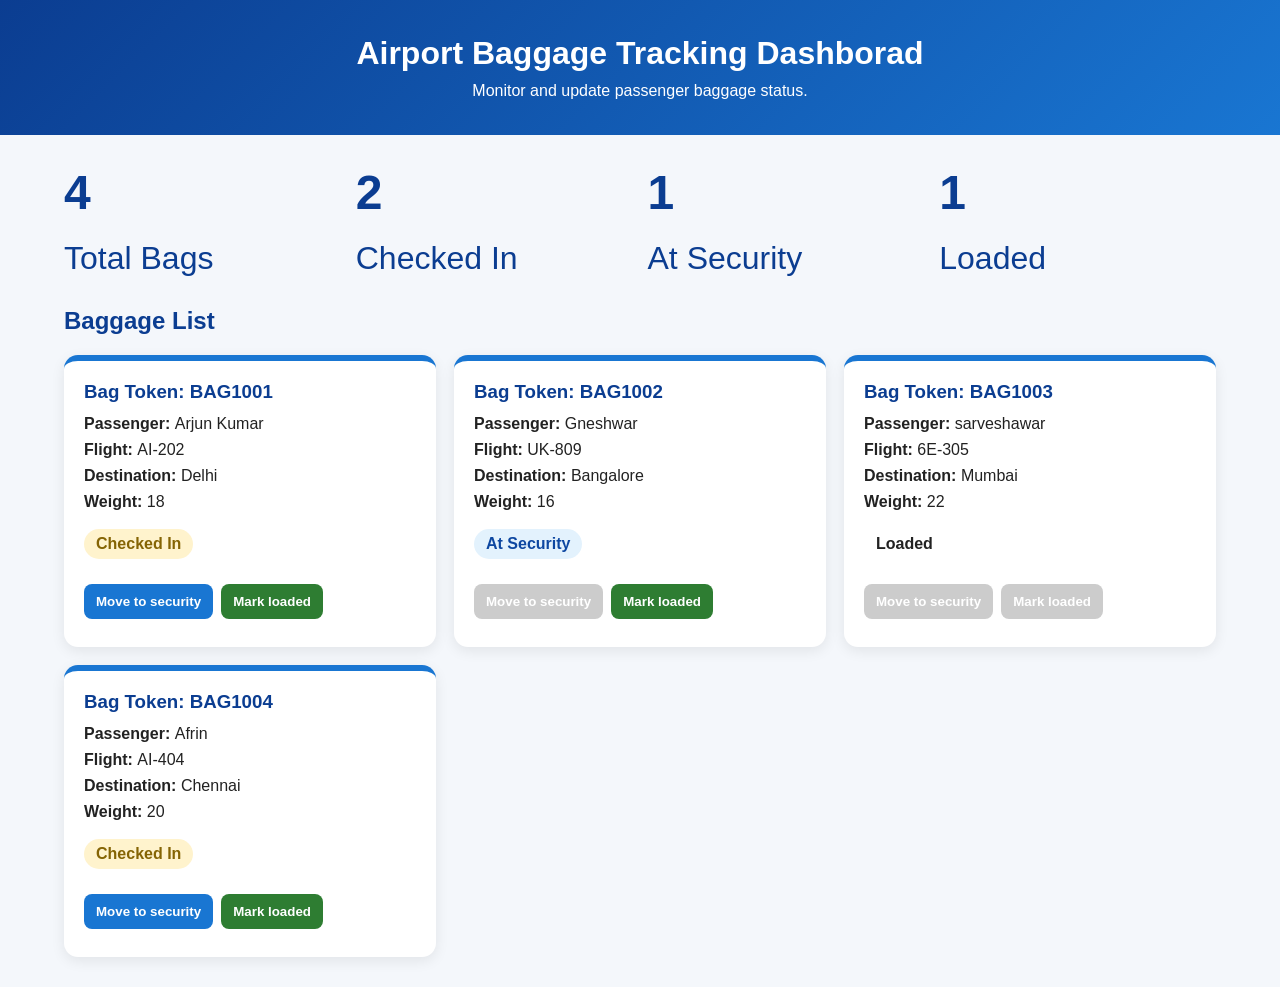
<file: Dynamic Element html Assigment/index.html>
<!doctype html>
<html lang="en">
  <head>
    <meta charset="UTF-8" />
    <meta name="viewport" content="width=device-width, initial-scale=1.0" />
    <title>Airport Baggage Tracking Dashborad</title>
    <link rel="stylesheet" href="style.css" />
  </head>
  <body>
    <header>
      <h1>Airport Baggage Tracking Dashborad</h1>
      <p>Monitor and update passenger baggage status.</p>
    </header>
    <main>
      <section class="dashboard-summary">
        <div>
          <h2 id="totalBags">0</h2>
          <p>Total Bags</p>
        </div>
        <div>
          <h2 id="checkedInCount">0</h2>
          <p>Checked In</p>
        </div>
        <div>
          <h2 id="securityCount">0</h2>
          <p>At Security</p>
        </div>
        <div>
          <h2 id="loadedCount">0</h2>
          <p>Loaded</p>
        </div>
      </section>

      <section>
        <h2>Baggage List</h2>
        <!--- javascript will create baggage card  inside the below div-->
        <div id="baggageContainer" class="baggage-container"></div>
      </section>
    </main>

    <script src="script.js"></script>
  </body>
</html>
</file>
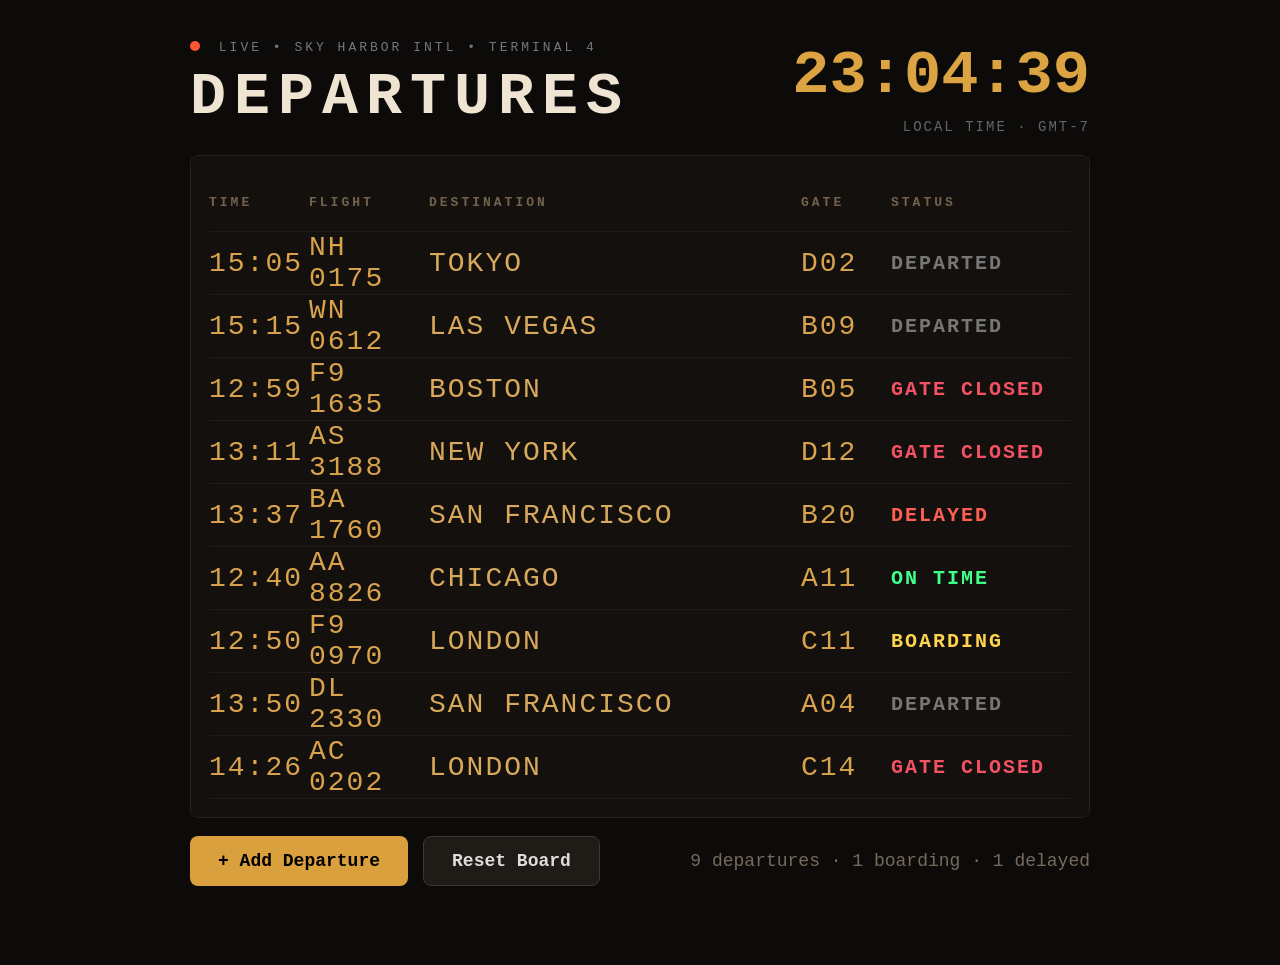
<file: HTML Assignment/index.html>
<!DOCTYPE html>
<html lang="en">
<head>
<meta charset="UTF-8">
<meta name="viewport" content="width=device-width, initial-scale=1.0">
<title>Departures Board</title>
<link rel="stylesheet" href="style.css">
</head>
<body>

<div class="container">

<div class="top">

<div class="title">
<div class="live">
<span class="dot"></span>
LIVE • SKY HARBOR INTL • TERMINAL 4
</div>
<h1>DEPARTURES</h1>
</div>

<div class="clock">
<div id="clock"></div>
<p>LOCAL TIME · GMT-7</p>
</div>

</div>

<div class="board">

<div class="header row">
<div>TIME</div>
<div>FLIGHT</div>
<div>DESTINATION</div>
<div>GATE</div>
<div>STATUS</div>
</div>

<div id="board"></div>

</div>

<div class="bottom">

<div class="buttons">
<button id="addBtn">+ Add Departure</button>
<button id="resetBtn">Reset Board</button>
</div>

<div id="summary"></div>

</div>

</div>

<script src="script.js"></script>

</body>
</html>
</file>
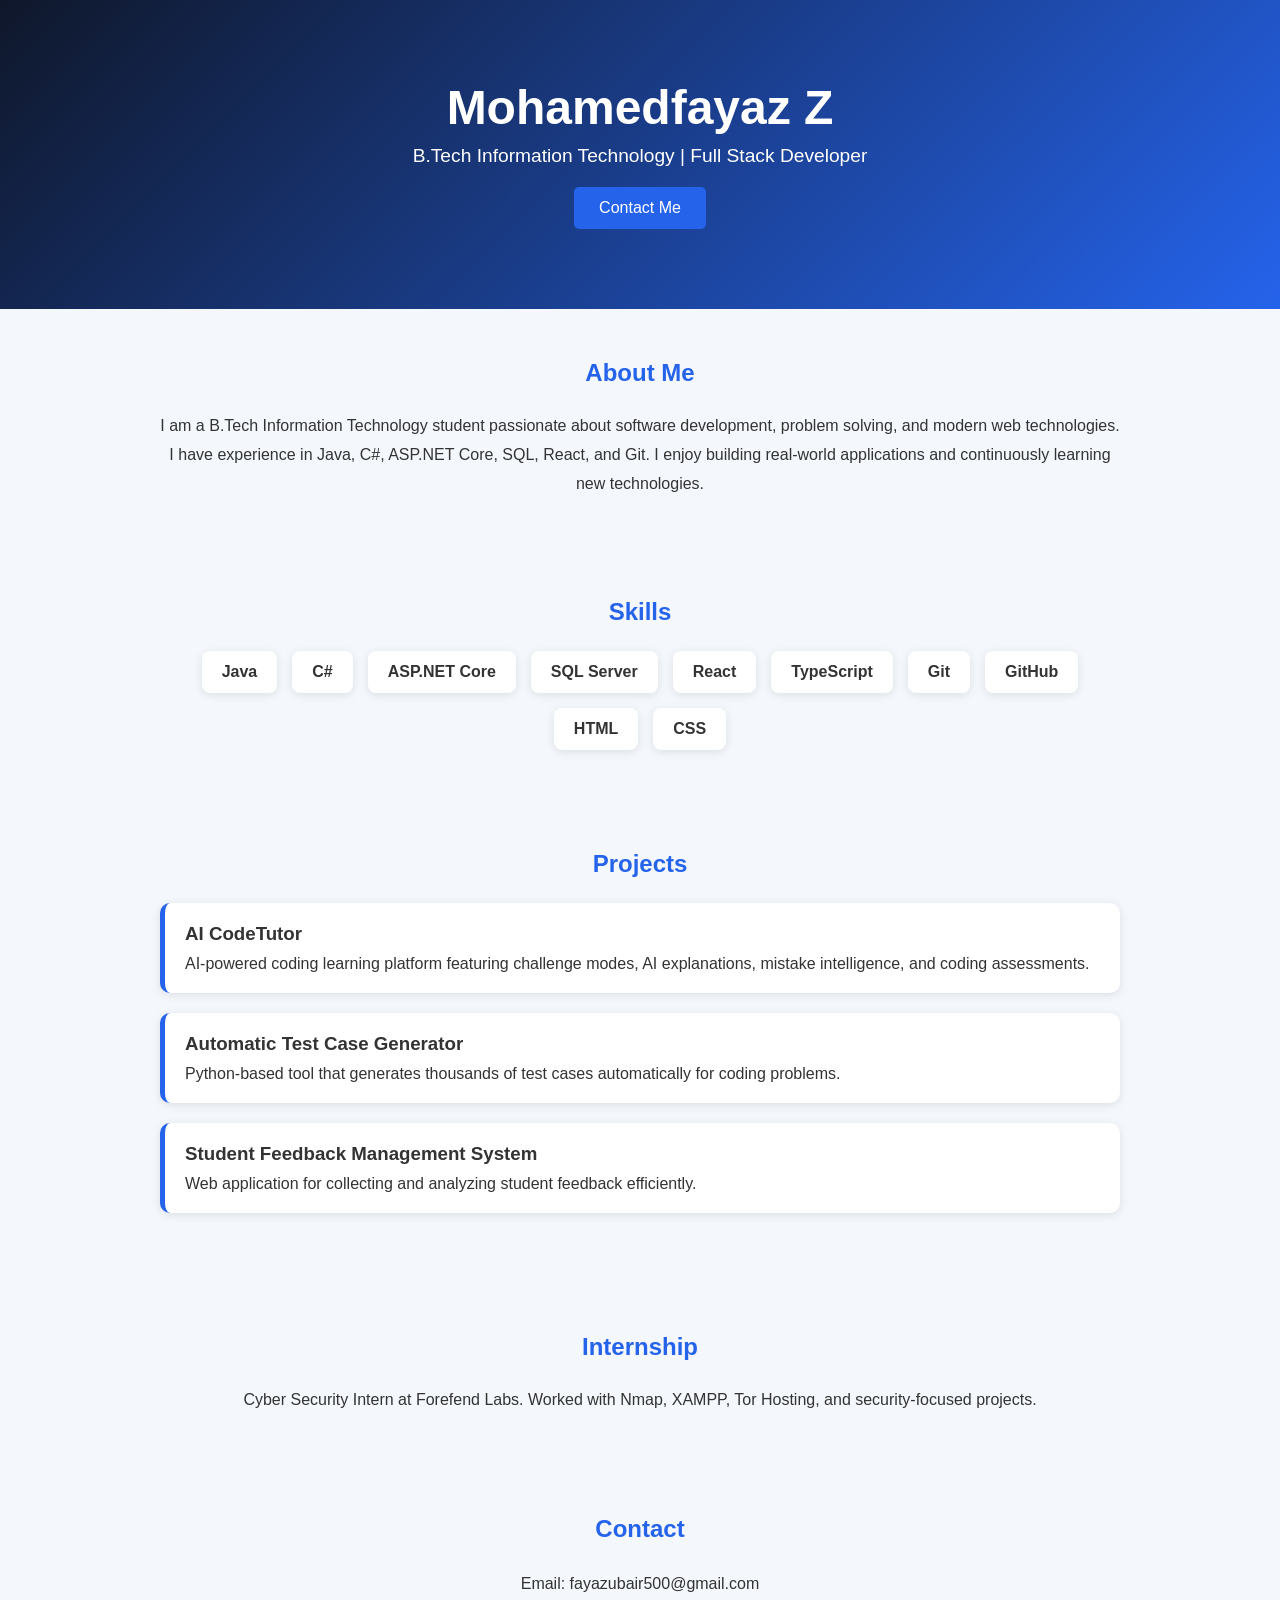
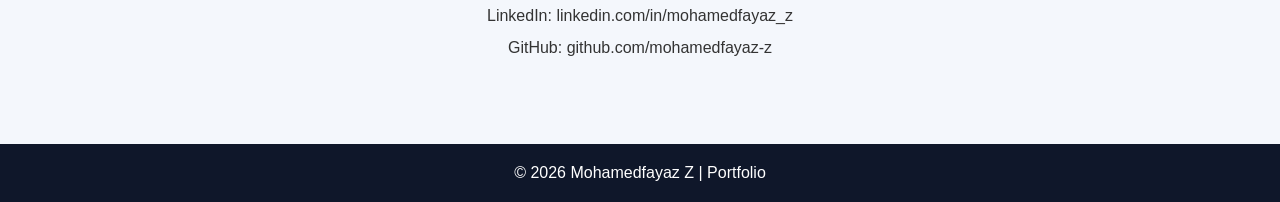
<file: basic html page.html>
<!DOCTYPE html>
<html lang="en">
<head>
<meta charset="UTF-8">
<meta name="viewport" content="width=device-width, initial-scale=1.0">
<title>Mohamedfayaz Z | Portfolio</title>

<style>
*{
    margin:0;
    padding:0;
    box-sizing:border-box;
    font-family:Arial, sans-serif;
}

body{
    background:#f4f7fc;
    color:#333;
}

header{
    background:linear-gradient(135deg,#0f172a,#2563eb);
    color:white;
    text-align:center;
    padding:80px 20px;
}

header h1{
    font-size:3rem;
    margin-bottom:10px;
}

header p{
    font-size:1.2rem;
}

section{
    max-width:1000px;
    margin:auto;
    padding:50px 20px;
}

h2{
    text-align:center;
    color:#2563eb;
    margin-bottom:25px;
}

.about{
    text-align:center;
    line-height:1.8;
}

.skills{
    display:flex;
    flex-wrap:wrap;
    justify-content:center;
    gap:15px;
}

.skill{
    background:white;
    padding:12px 20px;
    border-radius:8px;
    box-shadow:0 2px 10px rgba(0,0,0,0.1);
    font-weight:bold;
}

.project-card{
    background:white;
    padding:20px;
    margin-bottom:20px;
    border-left:5px solid #2563eb;
    border-radius:10px;
    box-shadow:0 2px 10px rgba(0,0,0,0.1);
}

.project-card h3{
    margin-bottom:10px;
}

.contact{
    text-align:center;
    line-height:2;
}

footer{
    background:#0f172a;
    color:white;
    text-align:center;
    padding:20px;
    margin-top:30px;
}

.btn{
    display:inline-block;
    margin-top:20px;
    padding:12px 25px;
    background:#2563eb;
    color:white;
    text-decoration:none;
    border-radius:5px;
    transition:0.3s;
}

.btn:hover{
    background:#1d4ed8;
}

@media(max-width:768px){
    header h1{
        font-size:2rem;
    }
}
</style>
</head>

<body>

<header>
    <h1>Mohamedfayaz Z</h1>
    <p>B.Tech Information Technology | Full Stack Developer</p>
    <a href="#contact" class="btn">Contact Me</a>
</header>

<section>
    <h2>About Me</h2>
    <div class="about">
        <p>
            I am a B.Tech Information Technology student passionate about
            software development, problem solving, and modern web technologies.
            I have experience in Java, C#, ASP.NET Core, SQL, React, and Git.
            I enjoy building real-world applications and continuously learning
            new technologies.
        </p>
    </div>
</section>

<section>
    <h2>Skills</h2>
    <div class="skills">
        <div class="skill">Java</div>
        <div class="skill">C#</div>
        <div class="skill">ASP.NET Core</div>
        <div class="skill">SQL Server</div>
        <div class="skill">React</div>
        <div class="skill">TypeScript</div>
        <div class="skill">Git</div>
        <div class="skill">GitHub</div>
        <div class="skill">HTML</div>
        <div class="skill">CSS</div>
    </div>
</section>

<section>
    <h2>Projects</h2>

    <div class="project-card">
        <h3>AI CodeTutor</h3>
        <p>
            AI-powered coding learning platform featuring challenge modes,
            AI explanations, mistake intelligence, and coding assessments.
        </p>
    </div>

    <div class="project-card">
        <h3>Automatic Test Case Generator</h3>
        <p>
            Python-based tool that generates thousands of test cases
            automatically for coding problems.
        </p>
    </div>

    <div class="project-card">
        <h3>Student Feedback Management System</h3>
        <p>
            Web application for collecting and analyzing student feedback
            efficiently.
        </p>
    </div>
</section>

<section>
    <h2>Internship</h2>
    <div class="about">
        <p>
            Cyber Security Intern at Forefend Labs. Worked with Nmap,
            XAMPP, Tor Hosting, and security-focused projects.
        </p>
    </div>
</section>

<section id="contact">
    <h2>Contact</h2>
    <div class="contact">
        <p>Email: fayazubair500@gmail.com</p>
        <p>LinkedIn: linkedin.com/in/mohamedfayaz_z</p>
        <p>GitHub: github.com/mohamedfayaz-z</p>
    </div>
</section>

<footer>
    <p>© 2026 Mohamedfayaz Z | Portfolio</p>
</footer>

</body>
</html>
</file>
<file: Dynamic Element html Assigment/style.css>
*{
    margin:0;
    padding: 0;
    box-sizing: border-box;
}

body{
    font-family: Arial, Helvetica, sans-serif;
    background: #f4f7fb;
    color:#222;
}

header{
    background: linear-gradient(135deg, #0b3d91, #1976d2);
    color: white;
    text-align: center;
    padding: 35px 20px;
}

header h1{
    margin-bottom: 10px;
}

main{
    width: 90%;
    max-width: 1200px;
    margin: 30px auto;
}

.dashboard-summary{
    display: grid;
    grid-template-columns: repeat(4,1fr);
    gap:15px;
    margin-bottom: 30px;
}

.dashboard-summary div{
    color: #0b3d91;
    font-size: 32px;
}

section h2{
    margin-bottom: 20px;
    color:#0b3d91;
}

.baggage-container{
    display: grid;
    grid-template-columns: repeat(3,1fr);
    gap:18px;
}

.bag-card{
    background: white;
    border-radius: 14px;
    padding: 20px;
    box-shadow: 0 4px 14px rgba(0,0,0,0.08);
    border-top: 6px solid #1976d2;
}
.bag-card h3 {
    color: #0b3d91;
    margin-bottom: 12px;
}

.bag-card p {
    margin-bottom: 8px;
}

.status {
    display: inline-block;
    padding: 6px 12px;
    border-radius: 20px;
    font-weight: bold;
    margin: 10px 0;
}

.status-checked {
    background: #fff3cd;
    color: #856404;
}

.status-security {
    background: #e3f2fd;
    color: #0d47a1;
}

.status-loaded {
    background: #e8f5e9;
    color: #2e7d32;
}

.action-buttons {
    margin-top: 15px;
}

button {
    border: none;
    padding: 10px 12px;
    margin-right: 8px;
    margin-bottom: 8px;
    border-radius: 8px;
    cursor: pointer;
    font-weight: bold;
}

.security-btn {
    background: #1976d2;
    color: white;
}

.loaded-btn {
    background: #2e7d32;
    color: white;
}

button:hover {
    opacity: 0.85;
}


button:disabled{
    background: #ccc;
    cursor: not-allowed;
}
@media (max-width: 900px) {
    .dashboard-summary,
    .baggage-container {
        grid-template-columns: repeat(2, 1fr);
    }
}

@media (max-width: 600px) {
    .dashboard-summary,
    .baggage-container {
        grid-template-columns: 1fr;
    }
}
</file>
<file: HTML Assignment/style.css>
*{
margin:0;
padding:0;
box-sizing:border-box;
font-family:Consolas,monospace;
}

body{
background:#0d0b09;
display:flex;
justify-content:center;
padding:40px;
color:#d4a24d;
}

.container{
width:900px;
}

.top{
display:flex;
justify-content:space-between;
align-items:flex-start;
margin-bottom:20px;
}

.live{
font-size:13px;
letter-spacing:3px;
color:#777;
margin-bottom:8px;
}

.dot{
display:inline-block;
width:10px;
height:10px;
border-radius:50%;
background:#ff5533;
margin-right:8px;
}

h1{
font-size:60px;
letter-spacing:8px;
color:#efe3d1;
}

.clock{
text-align:right;
}

.clock div{
font-size:62px;
font-weight:bold;
color:#dca343;
}

.clock p{
margin-top:8px;
font-size:14px;
letter-spacing:2px;
color:#666;
}

.board{
border:1px solid #26211b;
background:#13100d;
padding:18px;
border-radius:8px;
}

.row{
display:grid;
grid-template-columns:100px 120px 1fr 90px 180px;
align-items:center;
min-height:58px;
border-bottom:1px solid #211b15;
}

.header{
font-size:13px;
letter-spacing:3px;
color:#73624d;
font-weight:bold;
}

.cell{
font-size:28px;
letter-spacing:2px;
color:#d9a24d;
}

.destination{
color:#d8a85d;
}

.status{
font-weight:bold;
font-size:20px;
}

.on-time{
color:#41ff8b;
}

.boarding{
color:#ffd34e;
}

.delayed{
color:#ff5f52;
}

.closed{
color:#f25263;
}

.departed{
color:#777;
}

.bottom{
display:flex;
justify-content:space-between;
align-items:center;
margin-top:18px;
}

.buttons{
display:flex;
gap:15px;
}

button{
padding:14px 28px;
background:#d9a03d;
border:none;
border-radius:8px;
font-size:18px;
font-weight:bold;
cursor:pointer;
}

button:last-child{
background:#1f1b17;
border:1px solid #40362d;
color:#ddd;
}

#summary{
font-size:18px;
color:#756a5d;
}

.fade{
animation:fade .4s ease;
}

@keyframes fade{
from{
opacity:0;
transform:translateY(-12px);
}
to{
opacity:1;
transform:translateY(0);
}
}
</file>
